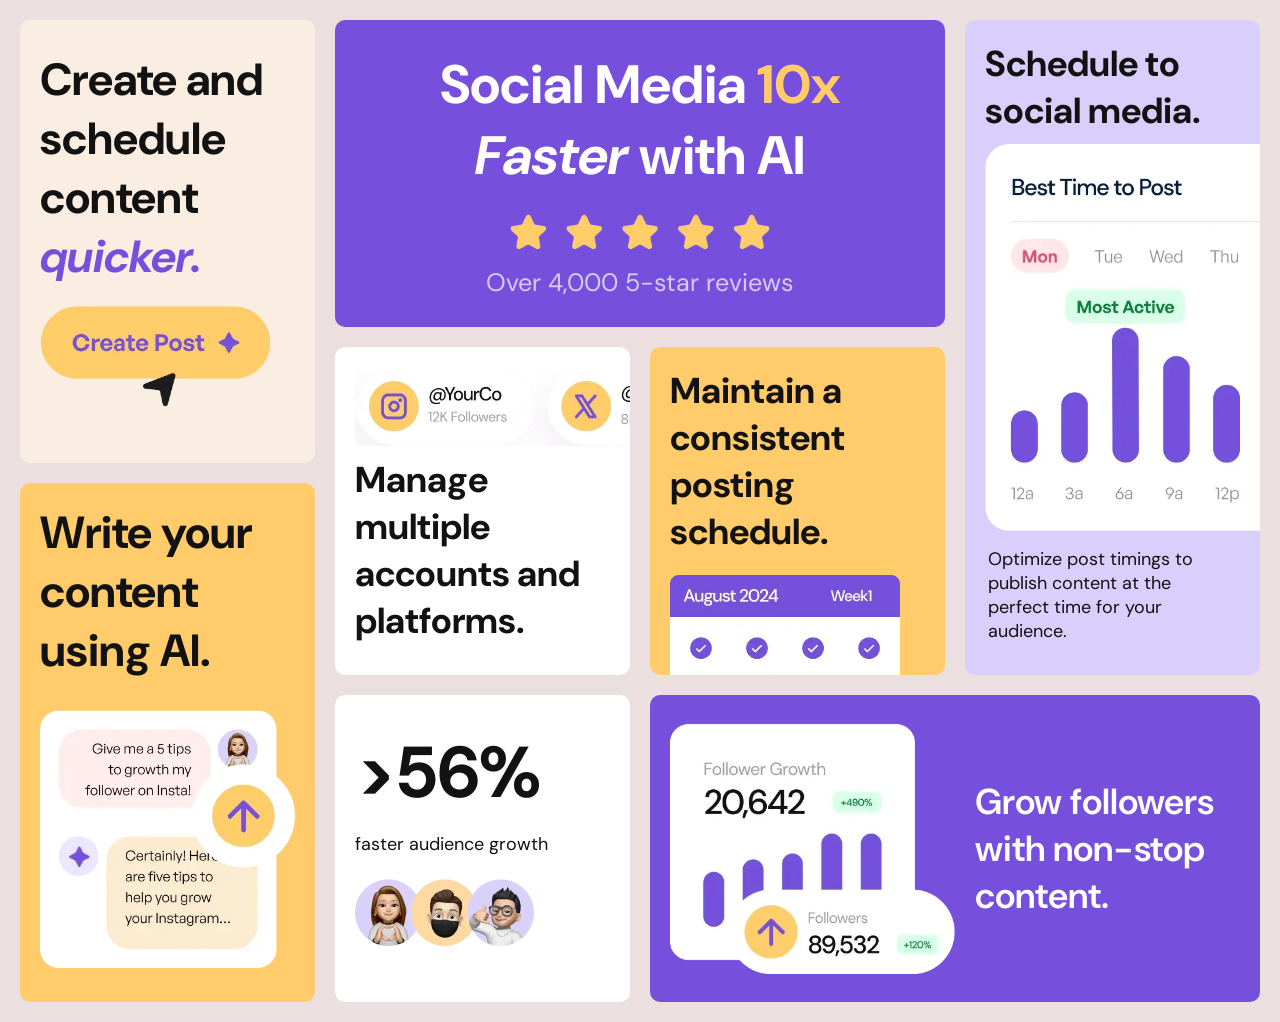
<file: Bento grid/index.html>
<!DOCTYPE html>
<html lang="en">
<head>
  <meta charset="UTF-8">
  <meta name="viewport" content="width=device-width, initial-scale=1.0"> <!-- displays site properly based on user's device -->

  <link rel="icon" type="image/png" sizes="32x32" href="./assets/images/favicon-32x32.png">
  <link rel="stylesheet" href="style.css">
  <title>Frontend Mentor | Bento grid</title>
</head>
<body>
  <div class="div1">
    <h1>Social Media <span>10x</span> <i>Faster</i> with AI</h1>
    <figure>
      <img src="assets/images/illustration-five-stars.webp" alt="cinq étoile">
      <p>Over 4,000 5-star reviews</p>
    </figure>
  </div>
  <div class="div2">
    <img src="assets/images/illustration-multiple-platforms.webp" alt="reseau sociaux">
    <p>Manage multiple accounts and platforms.</p>
  </div>
  <div class="div3">
    <p>Maintain a consistent posting schedule.</p>
    <img src="assets/images/illustration-consistent-schedule.webp">
  </div>
  <div class="div4">
    <p>Schedule to social media.</p>
    <figure>
      <img src="assets/images/illustration-schedule-posts.webp">
      <figcaption>Optimize post timings to publish content at the perfect time for your audience.</figcaption>
    </figure>
  </div>
  <div class="div5">
    <img src="assets/images/illustration-grow-followers.webp">
    <p>Grow followers with non-stop content.</p>
  </div>  
  <div class="div6">
    <p><span>>56%</span> faster audience growth</p>
    <img src="assets/images/illustration-audience-growth.webp">
  </div>
  <div class="div7">
    <p>Create and schedule content <span>quicker.</span></p>
    <img src="assets/images/illustration-create-post.webp">
  </div>
  <div class="div8">
    <p>Write your content using AI.</p>
    <img src="assets/images/illustration-ai-content.webp">
  </div>  
</body>
</html>
</file>
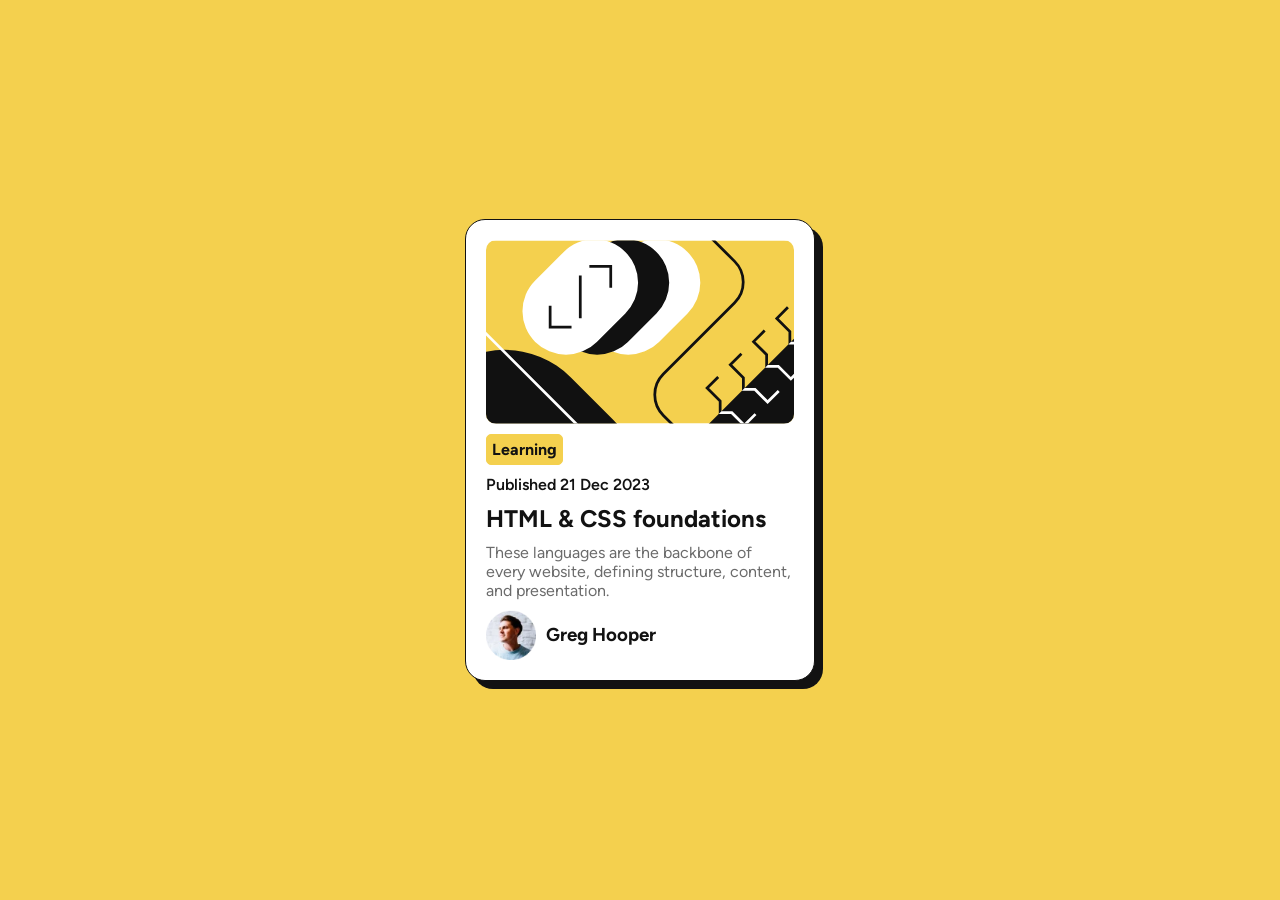
<file: Carte d'aperçu du blog/index.html>
<!doctype html>
<html lang="en">
  <head>
    <meta charset="UTF-8" />
    <meta name="viewport" content="width=device-width, initial-scale=1.0" />
    <link
      rel="icon"
      type="image/png"
      sizes="32x32"
      href="./assets/images/favicon-32x32.png"
    />
    <link rel="stylesheet" href="style.css">
    <title>Blog preview card</title>
  </head>
  <body>
    <div class="card">
      <img src="assets/images/illustration-article.svg" alt="article d'illustration">
      <p class="hastag">Learning</p>
      <p class="date">Published 21 Dec 2023</p>
      <h2>HTML & CSS foundations</h2>
      <p class="description">
        These languages are the backbone of every website, defining structure,
        content, and presentation.
      </p>
      <div class="author">
        <img src="assets/images/image-avatar.webp" alt="Photo de Greg Hooper" />
        <h3>Greg Hooper</h3>
      </div>
    </div>
  </body>
</html>
</file>
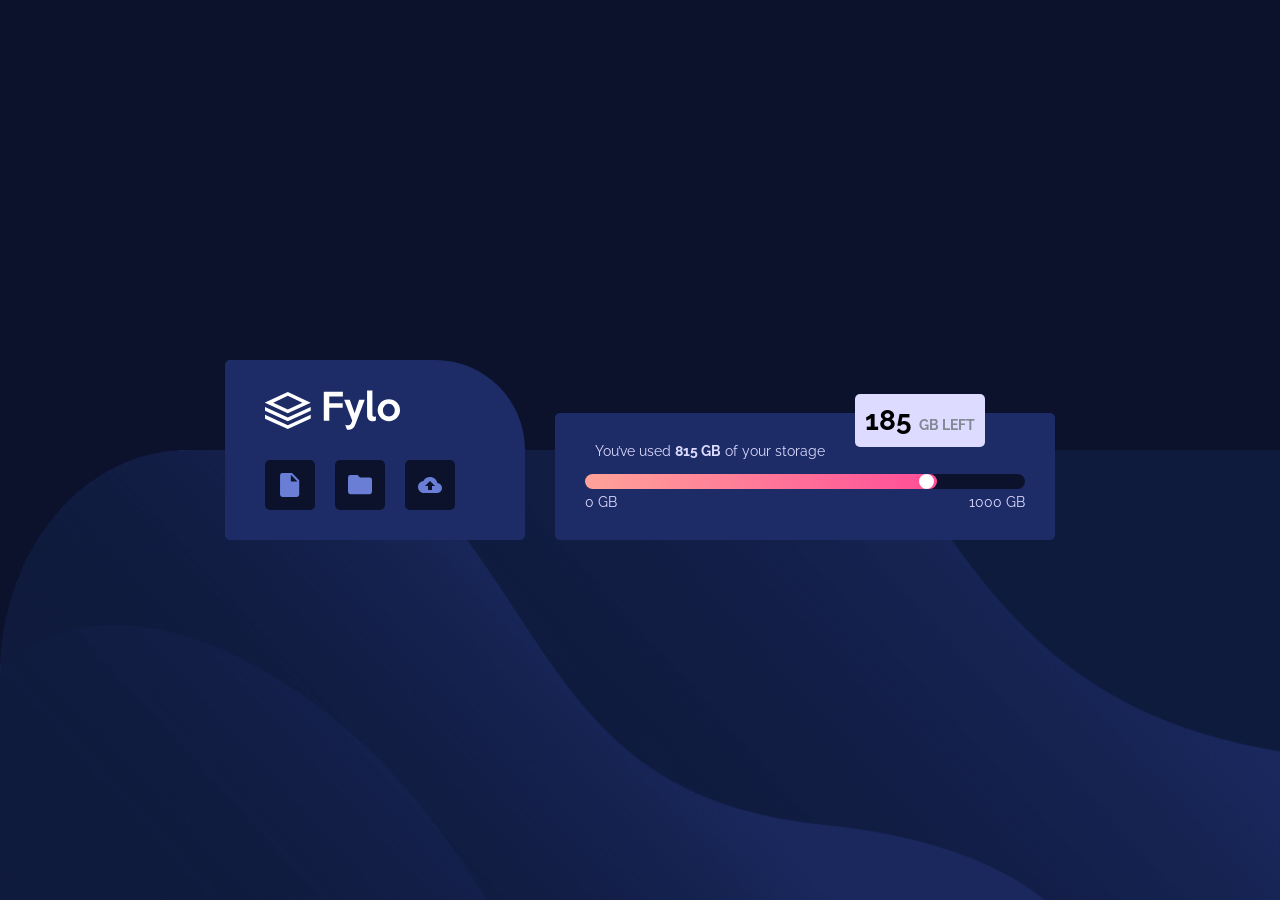
<file: Fylo data storage component master/index.html>
<!DOCTYPE html>
<html lang="en">

<head>
  <meta charset="UTF-8">
  <meta name="viewport" content="width=device-width, initial-scale=1.0">
  <!-- displays site properly based on user's device -->

  <link rel="icon" type="image/png" sizes="32x32" href="./images/favicon-32x32.png">

  <title>Frontend Mentor | Fylo data storage component</title>
  <link rel="stylesheet" href="style.css">
</head>

<body>
  <div class="main">
    <div class="part part1">
      <img src="images/logo.svg" alt="logo">
      <div class="icon-container">
        <div class="icon">
          <img src="images/icon-document.svg" alt="icône document">
        </div>
        <div class="icon">
          <img src="images/icon-folder.svg" alt="icône dossier">
        </div>
        <div class="icon">
          <img src="images/icon-upload.svg" alt="icône upload">
        </div>



      </div>
    </div>
    <div class="part part2">
      <p>You’ve used <strong>815 GB</strong> of your storage</p>
      <div class="sous-part2">
        <div class="jauge">
          <div>
            <div class="dote"></div>
          </div>
        </div>
        <div class="value">
          <div class="min">0 GB</div>
          <div class="max">1000 GB</div>
        </div>
      </div>
      <h1>185 <span>GB Left</span></h1>
    </div>
  </div>
  </div>
  </div>
</body>

</html>
</file>
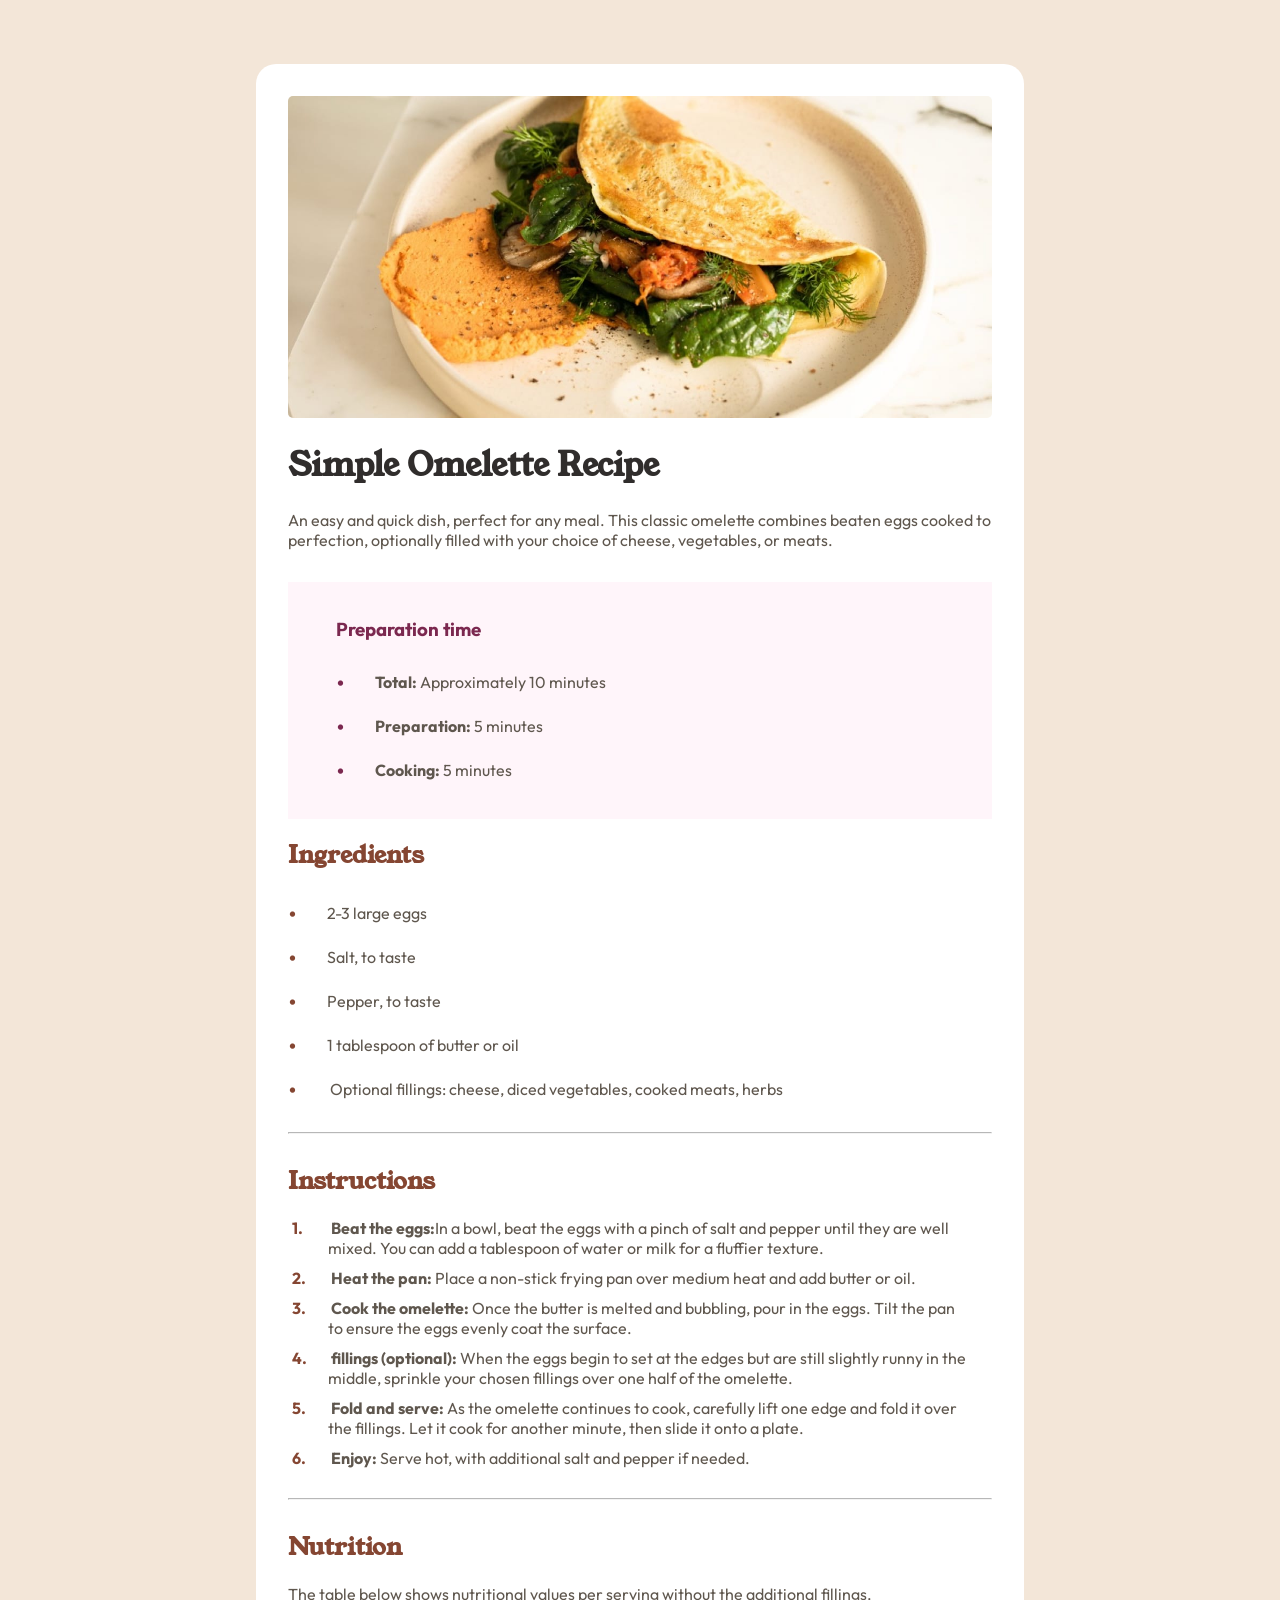
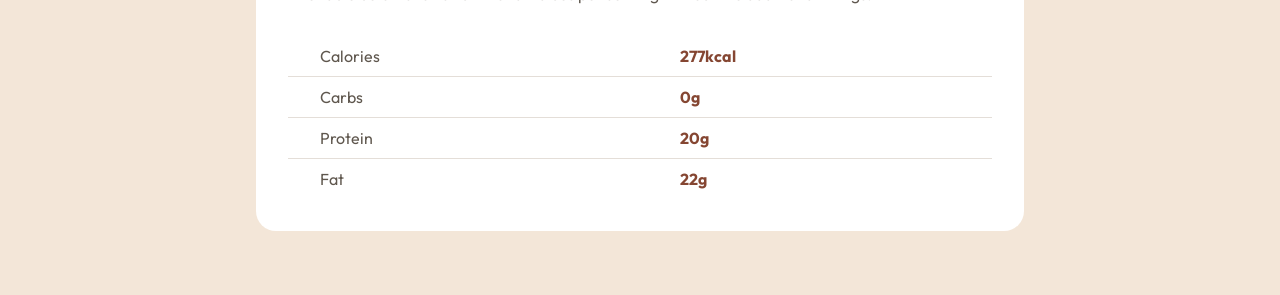
<file: Page de recette/index.html>
<!doctype html>
<html lang="fr">
  <head>
    <meta charset="UTF-8" />
    <meta name="viewport" content="width=device-width, initial-scale=1.0" />
    <title>Page de recette</title>
    <link rel="stylesheet" href="style.css" />
    <link
      rel="icon"
      type="image/png"
      sizes="32x32"
      href="assets/images/favicon-32x32.png"
    />
  </head>
  <body>
    <div class="div-main">
      <img src="assets/images/image-omelette.jpeg" class="image" />
      <h1>Simple Omelette Recipe</h1>
      <p>
        An easy and quick dish, perfect for any meal. This classic omelette
        combines beaten eggs cooked to perfection, optionally filled with your
        choice of cheese, vegetables, or meats.
      </p>
      <div class="div-details">
        <h3>Preparation time</h3>
        <ul>
          <li><strong>Total:</strong> Approximately 10 minutes</li>
          <li><strong>Preparation:</strong> 5 minutes</li>
          <li><strong>Cooking:</strong> 5 minutes</li>
        </ul>
      </div>
      <section class="ingredients">
        <h2>Ingredients</h2>
        <ul>
          <li>2-3 large eggs</li>
          <li>Salt, to taste</li>
          <li>Pepper, to taste</li>
          <li>1 tablespoon of butter or oil</li>
          <li>
            Optional fillings: cheese, diced vegetables, cooked meats, herbs
          </li>
        </ul>
      </section>
      <hr>
      <section class="instructions">
        <h2>Instructions</h2>
        <ol>
          <li>
            <strong>Beat the eggs:</strong>In a bowl, beat the eggs with a pinch
            of salt and pepper until they are well mixed. You can add a
            tablespoon of water or milk for a fluffier texture.
          </li>
          <li>
            <strong>Heat the pan:</strong> Place a non-stick frying pan over
            medium heat and add butter or oil.
          </li>
          <li>
            <strong>Cook the omelette:</strong> Once the butter is melted and
            bubbling, pour in the eggs. Tilt the pan to ensure the eggs evenly
            coat the surface.
          </li>
          <li>
            <strong>fillings (optional):</strong> When the eggs begin to set at
            the edges but are still slightly runny in the middle, sprinkle your
            chosen fillings over one half of the omelette.
          </li>
          <li>
            <strong>Fold and serve:</strong> As the omelette continues to cook,
            carefully lift one edge and fold it over the fillings. Let it cook
            for another minute, then slide it onto a plate.
          </li>
          <li>
            <strong>Enjoy:</strong> Serve hot, with additional salt and pepper
            if needed.
          </li>
        </ol>
      </section>
      <hr>
      <section class="nutrition">
        <h2>Nutrition</h2>
        <p>
          The table below shows nutritional values per serving without the
          additional fillings.
        </p>
        <table>
          <tr>
            <td>Calories</td>
            <td>277kcal</td>
          </tr>
          <tr>
            <td>Carbs</td>
            <td>0g</td>
          </tr>
          <tr>
            <td>Protein</td>
            <td>20g</td>
          </tr>
          <tr>
            <td>Fat</td>
            <td>22g</td>
          </tr>
        </table>
      </section>
    </div>
  </body>
</html>
</file>
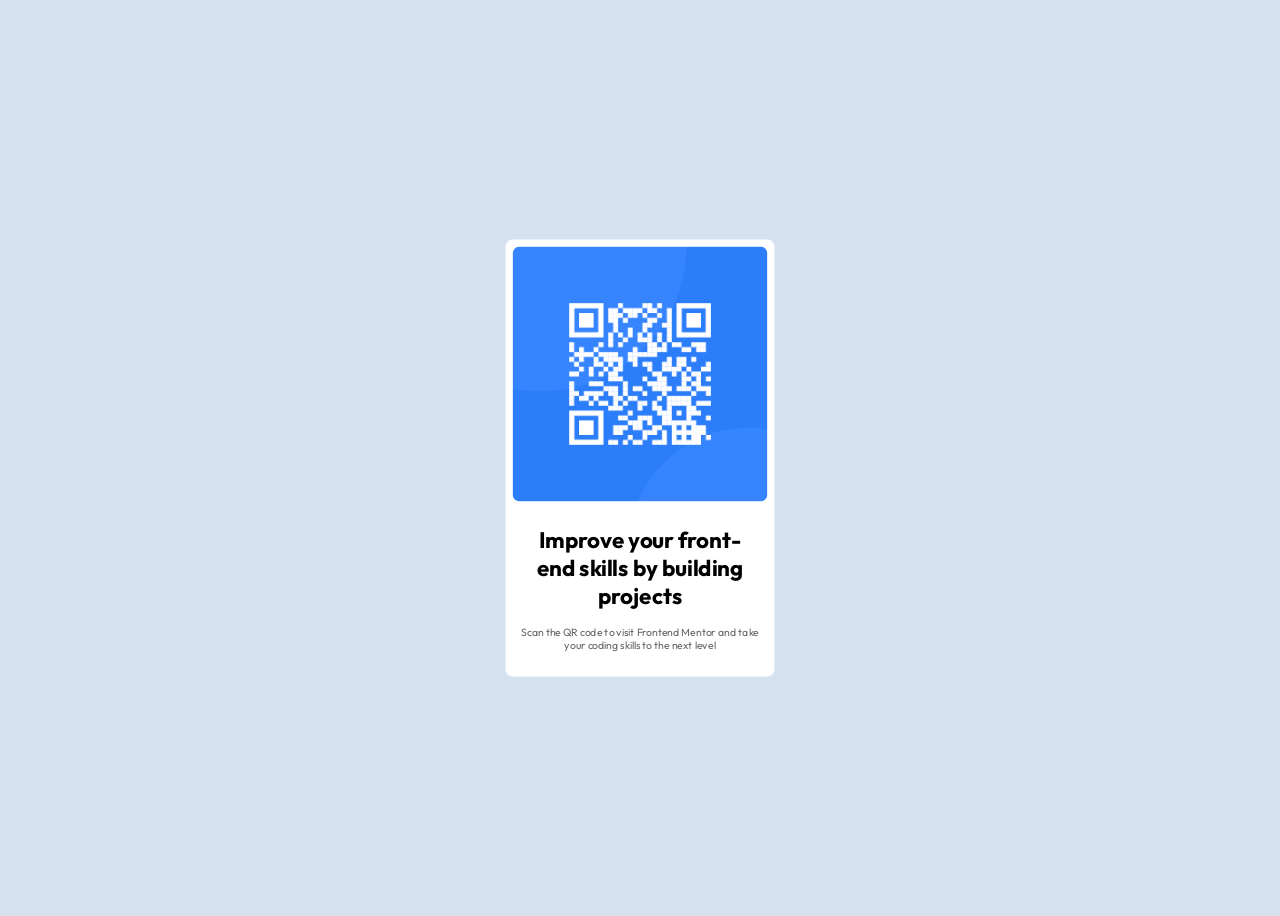
<file: QR Code/index.html>
<!DOCTYPE html>
<html lang="fr">
<head>
  <meta charset="UTF-8">
  <meta name="viewport" content="width=device-width, initial-scale=1.0">
  <title>Code qr</title>
  <link rel="icon" type="image/png" size="32*32" href="images/favicon-32x32.png">
  <link rel="stylesheet" href="style.css">
</head>
<body>
  <div class="container">
    <div class="image-qr">  
      <img src="images/image-qr-code.png" alt="code qr">
    </div>
    <div class="txt-descript">
      <h1>Improve your front-end skills by building projects</h1>
      <p>Scan the QR code to visit Frontend Mentor and take your coding skills to the next level</p>
    </div>
  </div>
</body>
</html>
</file>
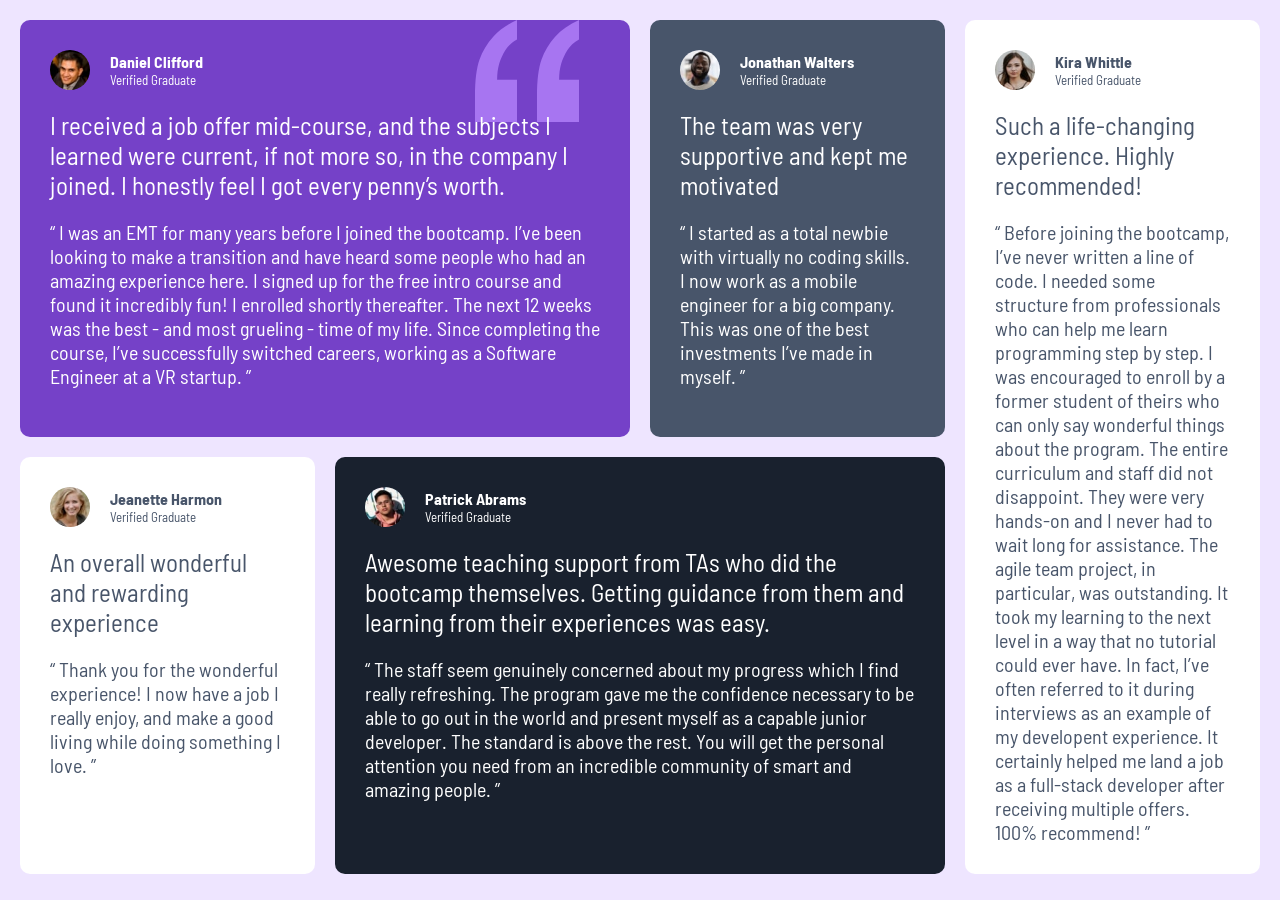
<file: Testimonials grid section/index.html>
<!doctype html>
<html lang="en">
  <head>
    <meta charset="UTF-8" />
    <meta name="viewport" content="width=device-width, initial-scale=1.0" />

    <link
      rel="icon"
      type="image/png"
      sizes="32x32"
      href="./images/favicon-32x32.png"
    />

    <link rel="stylesheet" href="style.css" />
    <title>Frontend Mentor | Testimonials Grid Section</title>
  </head>
  <body>
    <div class="main">
      <div class="card card1">
        <div class="profil">
          <img src="images/image-daniel.jpg" alt="Profile picture of Daniel" />
          <div class="info-profil">
            <h2>Daniel Clifford</h2>
            <p class="statut">Verified Graduate</p>
          </div>
        </div>
        <p class="intro">
          I received a job offer mid-course, and the subjects I learned were
          current, if not more so, in the company I joined. I honestly feel I
          got every penny’s worth.
        </p>
        <p class="testimonial">
          “ I was an EMT for many years before I joined the bootcamp. I’ve been
          looking to make a transition and have heard some people who had an
          amazing experience here. I signed up for the free intro course and
          found it incredibly fun! I enrolled shortly thereafter. The next 12
          weeks was the best - and most grueling - time of my life. Since
          completing the course, I’ve successfully switched careers, working as
          a Software Engineer at a VR startup. ”
        </p>
      </div>

      <div class="card card2">
        <div class="profil">
          <img
            src="images/image-jonathan.jpg"
            alt="Profile picture of Jonathan"
          />
          <div class="info-profil">
            <h2>Jonathan Walters</h2>
            <p class="statut">Verified Graduate</p>
          </div>
        </div>
        <p class="intro">The team was very supportive and kept me motivated</p>
        <p class="testimonial">
          “ I started as a total newbie with virtually no coding skills. I now
          work as a mobile engineer for a big company. This was one of the best
          investments I’ve made in myself. ”
        </p>
      </div>

      <div class="card card3">
        <div class="profil">
          <img
            src="images/image-jeanette.jpg"
            alt="Profile picture of Jeanette"
          />
          <div class="info-profil">
            <h2>Jeanette Harmon</h2>
            <p class="statut">Verified Graduate</p>
          </div>
        </div>
        <p class="intro">An overall wonderful and rewarding experience</p>
        <p class="testimonial">
          “ Thank you for the wonderful experience! I now have a job I really
          enjoy, and make a good living while doing something I love. ”
        </p>
      </div>

      <div class="card card4">
        <div class="profil">
          <img
            src="images/image-patrick.jpg"
            alt="Profile picture of Patrick"
          />
          <div class="info-profil">
            <h2>Patrick Abrams</h2>
            <p class="statut">Verified Graduate</p>
          </div>
        </div>
        <p class="intro">
          Awesome teaching support from TAs who did the bootcamp themselves.
          Getting guidance from them and learning from their experiences was
          easy.
        </p>
        <p class="testimonial">
          “ The staff seem genuinely concerned about my progress which I find
          really refreshing. The program gave me the confidence necessary to be
          able to go out in the world and present myself as a capable junior
          developer. The standard is above the rest. You will get the personal
          attention you need from an incredible community of smart and amazing
          people. ”
        </p>
      </div>

      <div class="card card5">
        <div class="profil">
          <img src="images/image-kira.jpg" alt="Profile picture of Kira" />
          <div class="info-profil">
            <h2>Kira Whittle</h2>
            <p class="statut">Verified Graduate</p>
          </div>
        </div>
        <p class="intro">
          Such a life-changing experience. Highly recommended!
        </p>
        <p class="testimonial">
          “ Before joining the bootcamp, I’ve never written a line of code. I
          needed some structure from professionals who can help me learn
          programming step by step. I was encouraged to enroll by a former
          student of theirs who can only say wonderful things about the program.
          The entire curriculum and staff did not disappoint. They were very
          hands-on and I never had to wait long for assistance. The agile team
          project, in particular, was outstanding. It took my learning to the
          next level in a way that no tutorial could ever have. In fact, I’ve
          often referred to it during interviews as an example of my developent
          experience. It certainly helped me land a job as a full-stack
          developer after receiving multiple offers. 100% recommend! ”
        </p>
      </div>
    </div>
  </body>
</html>
</file>
<file: Bento grid/style.css>
@import url('https://fonts.googleapis.com/css2?family=DM+Sans:ital,opsz,wght@0,9..40,100..1000;1,9..40,100..1000&display=swap');

.dm-sans-uniquifier {
  font-family: "DM Sans", sans-serif;
  font-optical-sizing: auto;
  font-style: normal;
}
*{
  padding: 0;
  margin: 0;
  box-sizing: border-box;
}
img{
  width: 100%;
  height: auto;
}
body{
  display: flex;
  flex-direction: column;
  justify-content: center;
  gap: 20px;
  padding: 20px;
  font-size: 18px;
  font-family: "DM Sans";
  color:  hsl(0, 0%, 7%);
  background-color: #ebdfdf;
}
div{
  border-radius: 10px;
  padding: 20px;
}
.div1{
  background-color: hsl(256, 67%, 59%);
  color: hsl(0, 0%, 100%);
  text-align: center;
  display: flex;
  flex-direction: column;
  justify-content: center;
  align-items: center;
  gap: 20px;
  padding: 30px;
}
.div1 span{
  color: hsl(39, 100%, 71%);
}
.div1 figure{
  display: flex;
  flex-direction: column;
  align-items: center;
  justify-content: center;
  gap: 10px;
}
.div1 img{
  width: 70%;
}
.div1 p{
  opacity: 0.7;
}
.div2{
  background-color: #fff;
  display: flex;
  flex-direction: column;
  gap: 10px;
  font-size: 20px;
}
.div2 p{
  font-weight: bold;
}
.div3{
  background-color: hsl(39, 100%, 71%);
  padding-bottom: 0;
  display: flex;
  flex-direction: column;
  align-items: flex-start;
  gap: 10px;
  font-weight: bold;
  font-size: 20px;
}
.div3 img{
  width: 70%;
}
.div4{
  background-color: hsl(254, 88%, 90%);
  display: flex;
  flex-direction: column;
  text-align: center;
  gap: 10px;
}
.div4 p{
  /* font-size: 20px; */
  font-weight: bold;
}
.div4 figcaption{
  padding: 10px 0.18em 0;
}
.div5{
  background-color: hsl(256, 67%, 59%);
  padding: 20px 20%;
  color: white;
  font-weight: 600;
  font-size: 20px;
  text-align: center;
  display: flex;
  flex-direction: column;
  align-items: flex-start;
  gap: 20px;
}
.div6{
  background-color: white;
  line-height: 1.6;
}
.div6 span{
  font-size: 25px;
  display: block;
  font-weight: bold;
}
.div6 img{
  width: 70%;
  padding-top: 20px;
}
.div7{
  background-color: hsl(31, 66%, 93%);
  font-size: 20px;
  font-weight: bold;
}
.div7 span{
  font-style: italic;
  color: hsl(256, 67%, 59%);
}
.div7 img{
  width: 60%;
  padding-top: 20px;
}
.div8{
  background-color: hsl(39, 100%, 71%);
  font-weight: bold;
  font-size: 25px;
}
.div8 img{
  width: 70%;
  padding-top: 20px;
}
@media screen and (min-width: 375px) {
  body{
    display: grid;
    grid-template-columns: 1fr 1fr 1fr 1fr;
    grid-template-rows: 0.8fr 0.3fr 0.5fr 0.8fr;
    grid-template-areas:
      "div7 div1 div1 div4"
      "div7 div2 div3 div4"
      "div8 div2 div3 div4"
      "div8 div6 div5 div5";
  }
  div{
    overflow: hidden;
  }
  .div1{
    grid-area: div1;
    padding: 50px;
  }
  .div1 h1{
    font-size: 3em;
  }
  .div1 figure{
    font-size: 1.4em;
  }
  .div2{
    grid-area: div2;
    font-size: 2em;
  }
  .div2 img{
    width: 145%;
  }
  .div3{
    font-size: 2em;
    grid-area: div3;
  }
  .div3 img{
    padding-top: 10px;
    width: 90%;
  }
  .div4{
    grid-area: div4;
    text-align: left;
  }
  .div4 p{
    font-size: 2em;
  }
  .div4 img{
    width: 170%;
  }
  .div5{
    grid-area: div5;
    flex-direction: row;
    align-items: center;
    padding: 0 20px;
    font-size: 2em;
    text-align: left;
  }
  .div5 img{
    width: 50%;
  }
  .div6{
    grid-area: div6;
  }
  .div6 span{
    font-size: 4em;
  }
  .div7{
    grid-area: div7;
    grid-row-end: span 2;
    font-size: 2.5em;
    padding-top: 10%;
  }
  .div7 img{
    width: 90%;
  }
  .div8{
    grid-area: div8;
    font-size: 2.5em;
  }
  .div8 img{
    width: 100%;
    padding-top: 30px;
  }
}
</file>
<file: Carte d'aperçu du blog/style.css>
:root{
  --couleur1: hsl(47, 88%, 63%);
  --couleur2: hsl(0, 0%, 100%);
  --couleur3: hsl(0, 0%, 42%);
  --couleur4: hsl(0, 0%, 7%);
}
@font-face {
  font-family: Figtree;
  src: url(assets/fonts/Figtree-VariableFont_wght.ttf);
}

*{
  padding: 0;
  margin: 0;
  box-sizing: border-box;
}
body{
  width: 100vw;
  height: 100vh;
  font-size: 16px;
  background-color: var(--couleur1);
  display: flex;
  justify-content: center;
  align-items: center;
  color: var(--couleur3);
  font-family: Figtree;
}
.card{
  padding: 20px;
  border: 1px solid var(--couleur4);
  border-radius: 20px;
  box-shadow: 8px 8px 0px var(--couleur4);
  width: 350px;
  height: auto;
  background-color: hsl(0, 0%, 100%);
  display: flex;
  flex-direction: column;
  align-items: flex-start;
  gap: 10px;
}
.card > img{
  width: 100%;
  height: auto;
  object-fit: cover;
  border-radius: 10px;
}
.hastag{
  border: 1px solid var(--couleur1);
  background-color: var(--couleur1);
  border-radius: 5px;
  color:  var(--couleur4);
  display: inline;
  padding: 0.3em;
  font-weight: bold;
}
.date{
  font-weight: 600;
  color: var(--couleur4)
}
h2{
  color: var(--couleur4);
  text-wrap: nowrap;
}
.author{
  width: 100%;
  height: auto;
  display: flex;
  justify-content: flex-start;
  align-items: center;
  gap: 10px;
  color: var(--couleur4);
}
.author > img{
  width: 50px;
  height: auto;
}
</file>
<file: Fylo data storage component master/style.css>
@import url('https://fonts.googleapis.com/css2?family=Raleway:ital,wght@0,100..900;1,100..900&display=swap');

.raleway-uniquifier {
    font-family: "Raleway", sans-serif;
    font-optical-sizing: auto;
    font-style: normal;
}

* {
    padding: 0;
    margin: 0;
    box-sizing: border-box;
}

body {
    font-size: 14px;
    font-family: "Raleway";
    background-image: url(images/bg-mobile.png);
    background-repeat: no-repeat;
    background-size: 100vw 100vh;
    width: 100vw;
    height: 100vh;
    display: flex;
    justify-content: center;
    align-items: center;
    color: #dddbff;
}

.main {
    display: flex;
    flex-direction: column;
    gap: 20px;
    padding: 20px;
}

.part {
    background: #1d2c67;
    padding: 30px 40px;
    border-radius: 5px;
}

.part1 {
    border-top-right-radius: 90px;
    display: flex;
    flex-direction: column;
    align-items: flex-start;
    gap: 30px;
    padding-right: 70px;
}

.icon-container {
    display: flex;
    align-items: center;
    gap: 20px;
}

.icon {
    width: 50px;
    height: 50px;
    display: flex;
    justify-content: center;
    align-items: center;
    border-radius: 5px;
    background-color: #0c122c;
}

.part2 {
    display: flex;
    flex-direction: column;
    gap: 15px;
    position: relative;
    padding-left: 5px;
    padding-right: 5px;
}

p {
    padding: 0 20px;
    text-wrap-mode: nowrap;
}

.sous-part2 {
    padding: 0 10px 20px;
    width: 100%;
    display: flex;
    flex-direction: column;
    gap: 5px;
}

.jauge {
    width: 100%;
    height: 15px;
    background-color: #0c122c;
    border-radius: 20px;
}
.jauge > div{
    width: 80%;
    background: linear-gradient(to right, #ffa399, #ff4d97);
    height: 15px;
    border-radius: 20px;
    position: relative;
}   
.dote{
    width: 15px;
    height: 15px;
    border-radius: 50%;
    background-color: white;
    position: absolute;
    left: 91%;
}
.value{
    width: 100%;
    display: flex;
    justify-content: space-between;
}
h1 {
    text-transform: uppercase;
    color: black;
    display: inline-block;
    border-radius: 5px;
    padding: 10px;
    background-color: #dddbff;
    position: absolute;
    left: 30%;
    top: 80%;
}

span {
    color: #848794;
    font-size: 0.5em;
}

@media screen and (min-width: 400px) {
    body {
        background-color: #0c122c;
        background-image: url(images/bg-desktop.png);
        background-size: 100vw 50vh;
        background-position-y: bottom;
    }
    .main{
        flex-direction: row;
        gap: 30px;
        align-items: flex-end;
    }
    .part2{
        width: 500px;
        padding: 30px 20px 10px;
    }
    .dote{
        left: 95%;
    }
    h1{
        
        top: -15%;
        left: 60%;
    }
}
</file>
<file: Page de recette/style.css>
@font-face {
  font-family: "Outfit";
  src: url(assets/fonts/outfit/Outfit-VariableFont_wght.ttf);
}
@font-face {
  font-family: "Young Serif";
  src: url(assets/fonts/young-serif/YoungSerif-Regular.ttf);
}
body {
  font-family: Outfit;
  font-size: 16px;
  background-color: hsl(30, 54%, 90%);
  display: flex;
  justify-content: center;
  padding: 5% 20%;
  margin: 0;
  color: hsl(30, 10%, 34%);
}
.div-main {
  margin: 0;
  padding: 2em;
  border-radius: 20px;
  width: 80vw;
  background-color: hsl(0, 0%, 100%);
}
.image {
  width: 100%;
  height: auto;
  border-radius: 5px;
}
h1 {
  font-family: "Young Serif";
  color: hsl(24, 5%, 18%);
}
h2 {
  font-family: "Young Serif";
  color: hsl(14, 45%, 36%);
}
h3 {
  color: hsl(332, 51%, 32%);
}
p {
  margin-bottom: 2em;
}
ul,
ol {
  margin: 20px;
  padding: 0;
}
ul li {
  margin: 10px;
  list-style: none;
}
ul li::before {
  content: "\2022";
  font-size: 1.7em;
  position: relative;
  top: 5px;
  left: -30px;
  color: hsl(14, 45%, 36%);
}
ol {
  list-style: none;
  counter-reset: li;
  padding-left: 20px;
}
ol li::before {
  content: counter(li) ".";
  font-weight: bold;
  display: inline-block;
  width: 1em;
  margin-left: -1em;
  color: hsl(14, 45%, 36%);
  position: relative;
  left: -20px;
}
ol li {
  counter-increment: li;
  margin: 10px 0;
}
.div-details {
  background-color: hsl(330, 100%, 98%);
  padding: 1em 3em;
}
.div-details li::before {
  color: hsl(332, 51%, 32%);
}
hr {
  opacity: 0.7;
  margin: 30px 0;
}
.nutrition * {
  border-collapse: collapse;
}
table {
  width: 100%;
  height: auto;
  padding-left: 30px;
}
td:nth-child(2) {
  color: hsl(14, 45%, 36%);
  font-weight: bold;
}
td {
  padding: 10px 0 10px 2em;
  border-bottom: 1px solid hsl(30, 18%, 87%);
}
tr:last-child td {
  border-bottom: 0px;
}
@media screen and (max-width: 400px) {
  body {
    padding: 0;
    display: block;
  }
  .div-main {
    padding-top: 160px;
  }
  .image {
    position: absolute;
    top: 0;
    left: 0;
    right: 0;
  }
  .div-details {
    padding: 1em 0 1em 1em;
  }
  ul li {
    margin: 5px;
  }
  ul li::before {
    left: -20px;
  }
}
</file>
<file: QR Code/style.css>
@import url('https://fonts.googleapis.com/css2?family=Outfit&display=swap');
.outfit-police {
  font-family: "Outfit", sans-serif;
  font-optical-sizing: auto;
  font-weight: 400;
  font-style: normal;
}
*{
  box-sizing: border-box;
  transition: .3s;
}
body{
  font-family: "Outfit", sans-serif;
  background-color:  hsl(212, 45%, 89%);
  display: flex;
  height: 100vh;
  align-items: center;
}
.container{
  background-color: white;
  width: 24em;
  display: flex;
  flex-direction: column;
  padding: 10px;
  border-radius: 10px;
  margin: 0 auto;
  transform: scale(0.7);
}
img{
  border-radius: 10px;
  width: 100%;
}
.txt-descript{
  padding: 10px;
  text-align: center;
}
p{
  font-size: 15px;
  opacity: 0.6;
}
@media  screen and (max-width:900px){
    .container{
      width: 30em;
    }
}
@media (prefers-reduced-motion: reduce){
  *{
    transition: .6s;
  }
}
</file>
<file: Testimonials grid section/style.css>
@import url('https://fonts.googleapis.com/css2?family=Barlow+Semi+Condensed:ital,wght@0,100;0,200;0,300;0,400;0,500;0,600;0,700;0,800;0,900;1,100;1,200;1,300;1,400;1,500;1,600;1,700;1,800;1,900&display=swap');
.barlow-semi-condensed-thin {
  font-family: "Barlow Semi Condensed", sans-serif;
  font-weight: 100;
  font-style: normal;
}

.barlow-semi-condensed-extralight {
  font-family: "Barlow Semi Condensed", sans-serif;
  font-weight: 200;
  font-style: normal;
}

.barlow-semi-condensed-light {
  font-family: "Barlow Semi Condensed", sans-serif;
  font-weight: 300;
  font-style: normal;
}

.barlow-semi-condensed-regular {
  font-family: "Barlow Semi Condensed", sans-serif;
  font-weight: 400;
  font-style: normal;
}

.barlow-semi-condensed-medium {
  font-family: "Barlow Semi Condensed", sans-serif;
  font-weight: 500;
  font-style: normal;
}

.barlow-semi-condensed-semibold {
  font-family: "Barlow Semi Condensed", sans-serif;
  font-weight: 600;
  font-style: normal;
}

.barlow-semi-condensed-bold {
  font-family: "Barlow Semi Condensed", sans-serif;
  font-weight: 700;
  font-style: normal;
}

.barlow-semi-condensed-extrabold {
  font-family: "Barlow Semi Condensed", sans-serif;
  font-weight: 800;
  font-style: normal;
}

.barlow-semi-condensed-black {
  font-family: "Barlow Semi Condensed", sans-serif;
  font-weight: 900;
  font-style: normal;
}

.barlow-semi-condensed-thin-italic {
  font-family: "Barlow Semi Condensed", sans-serif;
  font-weight: 100;
  font-style: italic;
}

.barlow-semi-condensed-extralight-italic {
  font-family: "Barlow Semi Condensed", sans-serif;
  font-weight: 200;
  font-style: italic;
}

.barlow-semi-condensed-light-italic {
  font-family: "Barlow Semi Condensed", sans-serif;
  font-weight: 300;
  font-style: italic;
}

.barlow-semi-condensed-regular-italic {
  font-family: "Barlow Semi Condensed", sans-serif;
  font-weight: 400;
  font-style: italic;
}

.barlow-semi-condensed-medium-italic {
  font-family: "Barlow Semi Condensed", sans-serif;
  font-weight: 500;
  font-style: italic;
}

.barlow-semi-condensed-semibold-italic {
  font-family: "Barlow Semi Condensed", sans-serif;
  font-weight: 600;
  font-style: italic;
}

.barlow-semi-condensed-bold-italic {
  font-family: "Barlow Semi Condensed", sans-serif;
  font-weight: 700;
  font-style: italic;
}

.barlow-semi-condensed-extrabold-italic {
  font-family: "Barlow Semi Condensed", sans-serif;
  font-weight: 800;
  font-style: italic;
}

.barlow-semi-condensed-black-italic {
  font-family: "Barlow Semi Condensed", sans-serif;
  font-weight: 900;
  font-style: italic;
}

:root{
  /* Primary */
  --color1: #eee5ff;
  --color2: #c4a2f6;
  --color3: #7541c8;
  /* Neutral */
  --white: #fff;
  --color5: #e7eaee;
  --color6: #cfcfcf;
  --color7: #676d7e;
  --color8: #48556a;
  --color9: #19212e;
  --black: #121212;
}
*{
  padding: 0;
  margin: 0;
  box-sizing: border-box;
}
body{
  font-size: 13px;
  font-family: "Barlow Semi Condensed", sans-serif;
  background-color: var(--color1);
  color: var(--white);
}
.main{
  display: flex;
  flex-direction: column;
  align-items: center;
  padding: 20px;
  gap: 20px;
}
.card{
  display: flex;
  flex-direction: column;
  gap: 20px;
  border-radius: 10px;
  padding: 30px;
}
img{
  border-radius: 50%;
  width: 40px;
  height: auto;
}
.profil{
  display: flex;
  justify-content: flex-start;
  gap: 20px;
}
.info-profil{
  display: flex;
  flex-direction: column;
  justify-content: space-evenly;
  align-items: flex-start;
}
h2{
  font-size: 16px;
}
.intro{
  font-size: 1.54em;
}

.card1{
  background-color: var(--color3);
}
.card2{
  background-color: var(--color8);
}
.card3, .card5{
  background-color: var(--white);
  color: var(--color8);
}
.card4{
  background-color: var(--color9);
}
@media screen and (min-width: 380px) {
  .main{
    display: grid;
    grid-template-columns: repeat(4, 1fr);
    grid-template-rows: repeat(2, 1fr);
    grid-template-areas: 
      "card1 card1 card2 card5"
      "card3 card4 card4 card5";
    gap: 20px;
    align-items: stretch;
  }
  .intro{
    font-size: 25px;
  }
  .testimonial{
    font-size: 20px;
  }
  .card1{
    background: url(images/bg-pattern-quotation.svg),var(--color3);
    background-position: 90% 0;
    background-repeat: no-repeat;
    grid-area: card1;
  }
  .card2{
    grid-area: card2;
  }
  .card3{
    grid-area: card3;
  }
  .card4{
    grid-area: card4;
  }
  .card5{
    grid-area: card5;
  }
}
</file>
